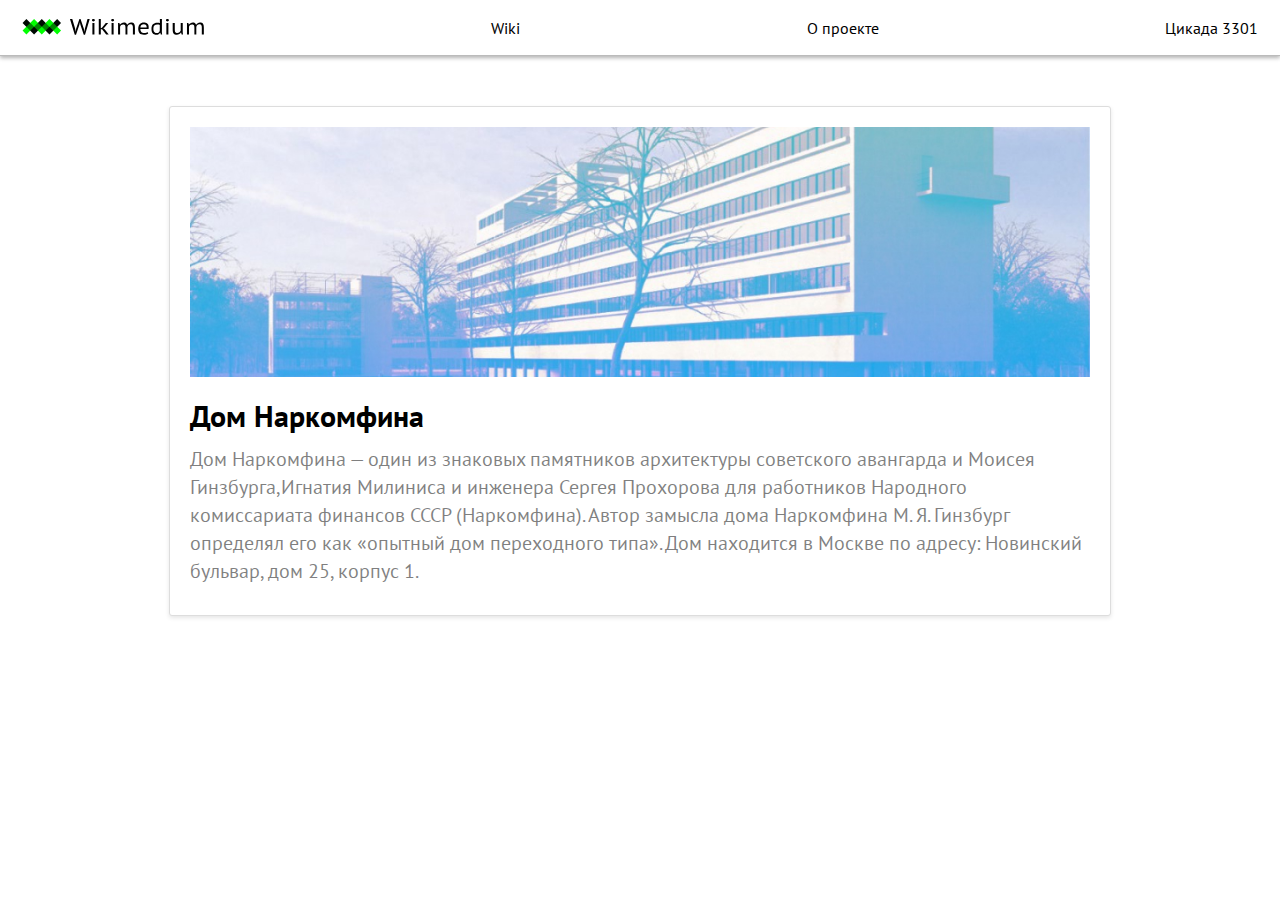
<file: index.html>
<!DOCTYPE html>
<html lang="en" dir="ltr">
  <head>
    <meta charset="utf-8">
    <meta name="viewport" content="width=device-width">
    <title>Главная</title>
    <link rel="stylesheet" href="stylesheets/style.css">
    <link rel="icon" type="image/x-icon" href="images/favicon.ico" />
    <link rel="icon" type="image/png" href="images/favicon.png" />
    <meta property="og:type" content="article">
    <meta property="og:url" content="{page_url}">
    <meta property="og:title" content="Wikimedium">
    <meta property="og:description" content="Проект? обучающий основам html">
    <meta property="og:image" content="{image_url}">
        <script src="javascripts/jquery-3.6.1.js" charset="utf-8"></script>
  </head>
  <body>
    <!-- shapka -->
    <div class="menubar">
    <!-- 1- Текстовые и графические гиперссылки, открывающиеся в текущем окне; -->
    <!-- 5- Показывающую посетителю его текущее положение, выделением фрагмента навигации -->
    <a href="index.html"><img src="images/logo.svg" alt=""></a>
    <a href="wikimedium.html">Wiki</a>
    <a href="about.html">О проекте</a>
    <a href="page.html">Цикада 3301</a>
    </div>
    <div class="index_item">
      <img src="images/narkomfin.jpg" alt="">
      <h1 id="s1">Дом Наркомфина</h1>
      <p>
        Дом Наркомфина — один из знаковых памятников архитектуры советского авангарда и Моисея Гинзбурга,Игнатия Милиниса и инженера Сергея Прохорова для работников Народного комиссариата финансов СССР (Наркомфина). Автор замысла дома Наркомфина М. Я. Гинзбург определял его как «опытный дом переходного типа». Дом находится в Москве по адресу: Новинский бульвар, дом 25, корпус 1.
      </p>
      <a href="wikimedium.html"></a>
    </div>
  </body>
</html>
</file>
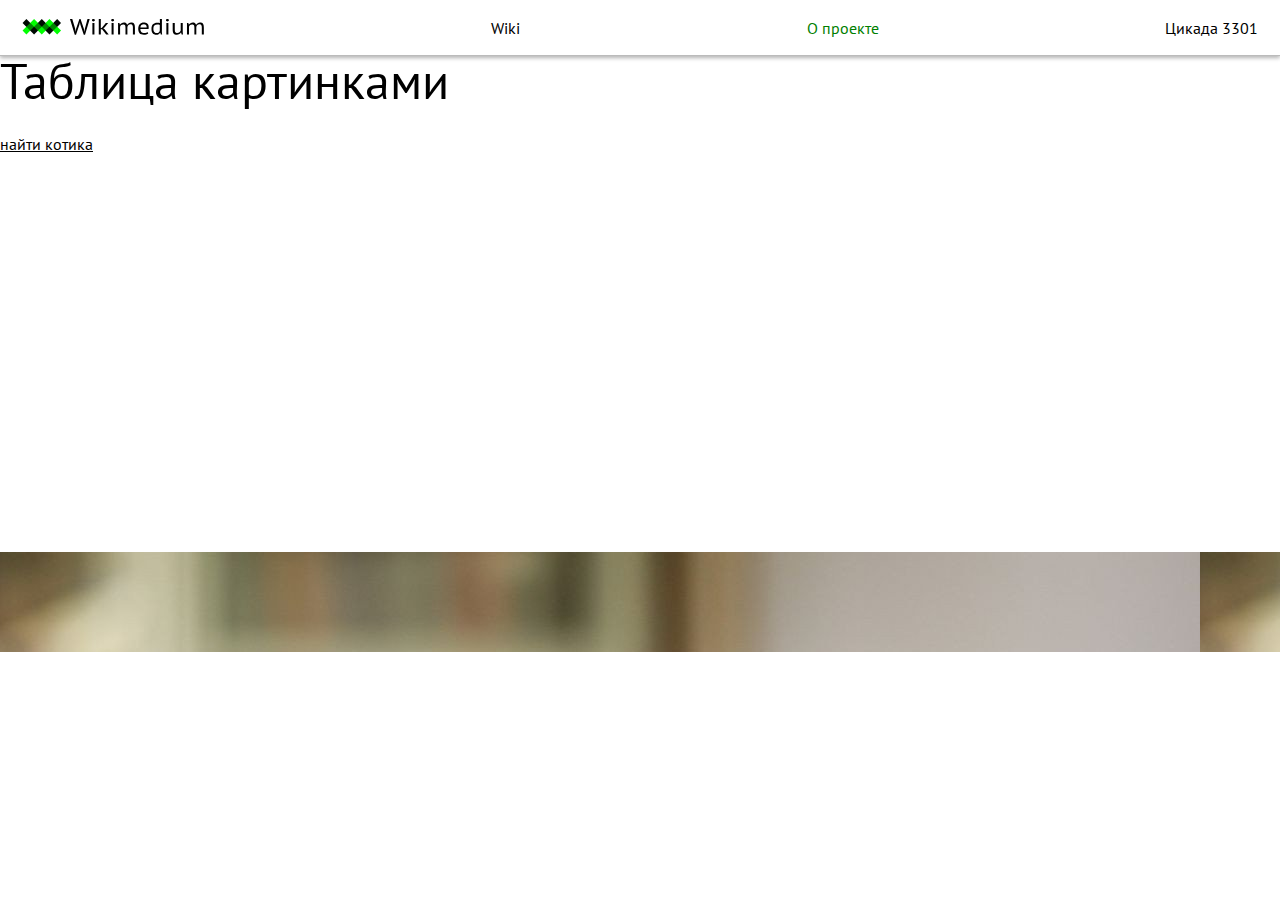
<file: about.html>
<!DOCTYPE html>
<html lang="ru" dir="ltr">
  <head>
    <meta charset="utf-8">
    <meta name="viewport" content="width=device-width">
    <title>О проекте</title>
    <link rel="stylesheet" href="stylesheets/style.css">
    <link rel="icon" type="image/x-icon" href="images/favicon.ico" />
    <link rel="icon" type="image/png" href="images/favicon.png" />
    <script src="javascripts/jquery-3.6.1.js" charset="utf-8"></script>
  </head>
  <body>
    <div class="all_about">
      <!-- shapka -->
      <div class="menubar">
        <a href="index.html"><img src="images/logo.svg" alt=""></a>
        <a href="wikimedium.html">Wiki</a>
        <a id="color-green" href="about.html">О проекте</a>
        <a href="page.html">Цикада 3301</a>
      </div>
    </div>
  </head>
  <body>
    
    <!-- 10- таблица с картинкой внутри  -->
    <h1 class="h-tittle">Таблица картинками</h1>
    <table class="urlo" width="100%"  height="400">
      <tr><a href="https://s0.bloknot-novorossiysk.ru/thumb/850x0xcut/upload/iblock/e84/omyb57mq3bau1kef8z8r9cjxv89x032m/WhatsApp-Image-2023_08_08-at-12.39.20.jpeg">найти котика</a><td>
      <tr><td>
      <tr><td>
      <tr><td>
      <tr><td>
      </td></tr>
      </table>   
    <!-- 10 - картинка внутри ячейки -->   
      <table class="burlo" width="100%"  height="100">
      <tr background="./images/cat.jpeg"><td>
      </td></tr>
      </table>
  </body>
</html>
</file>
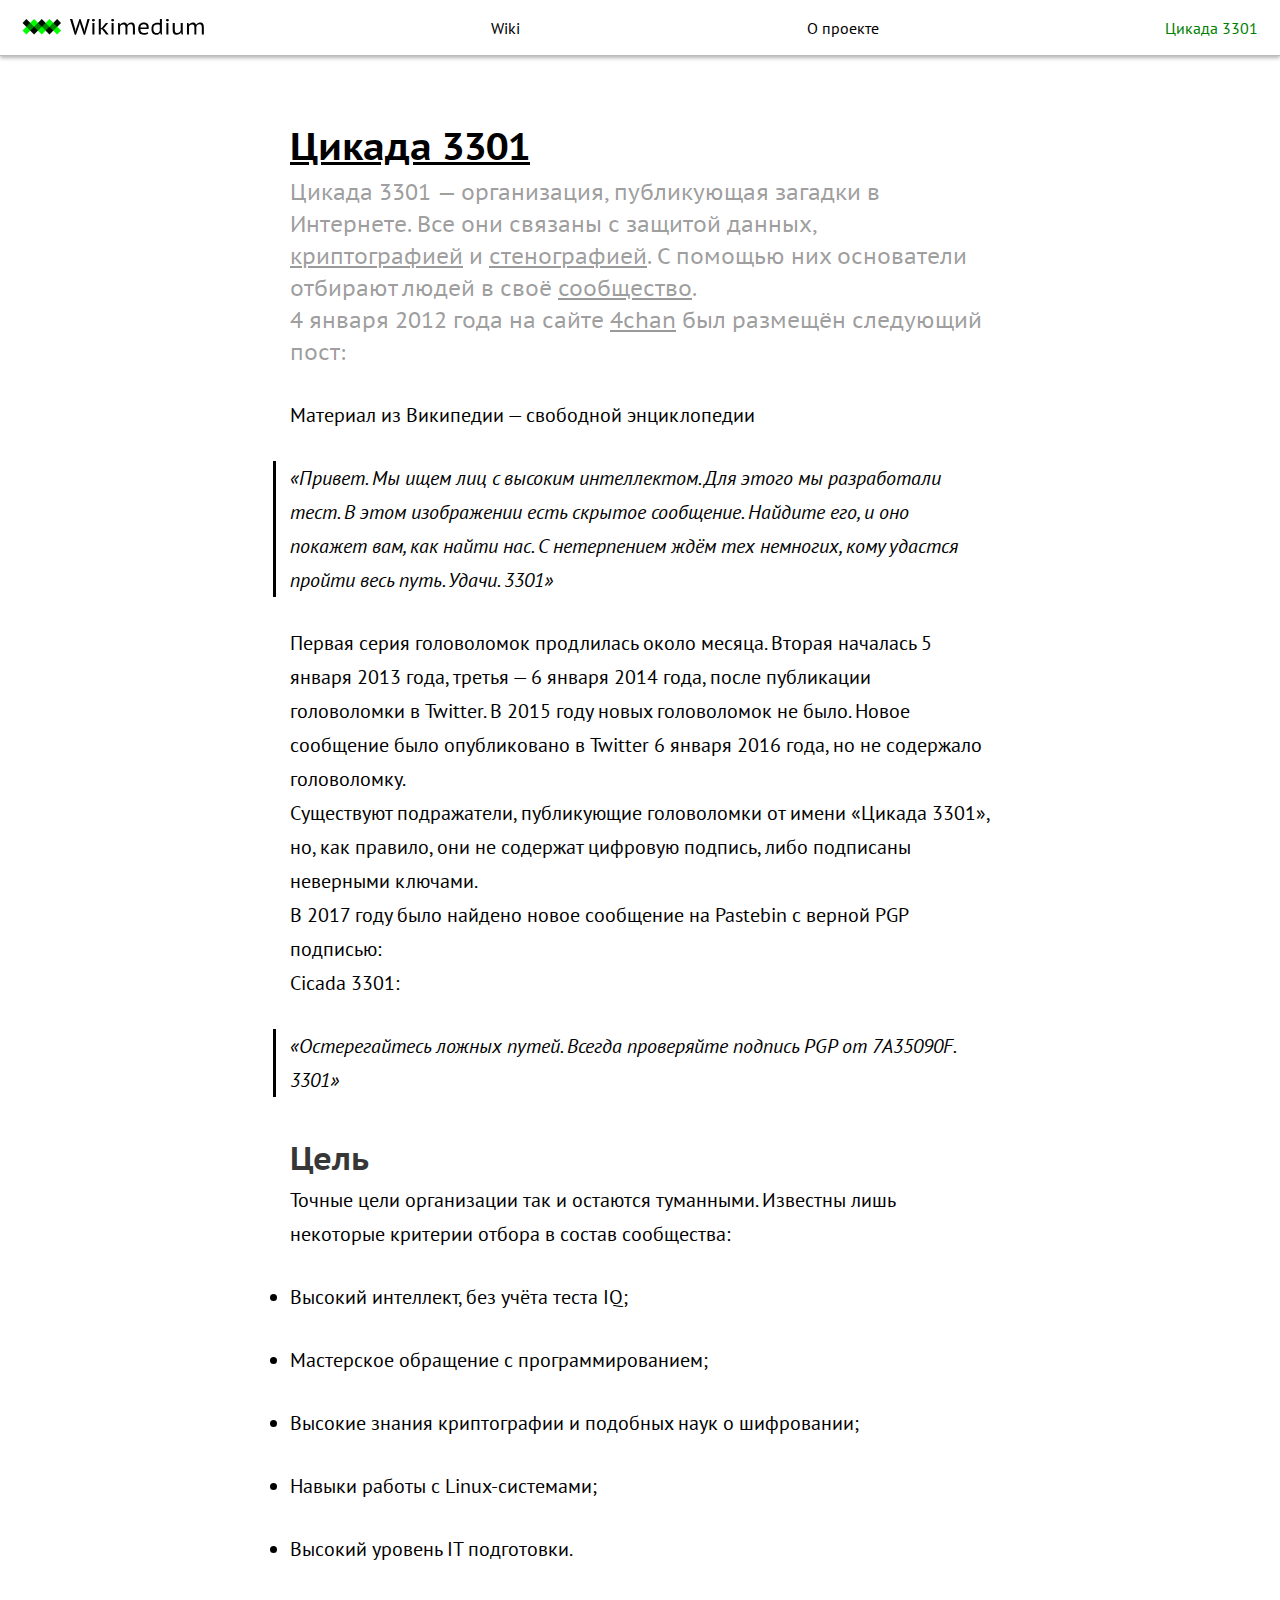
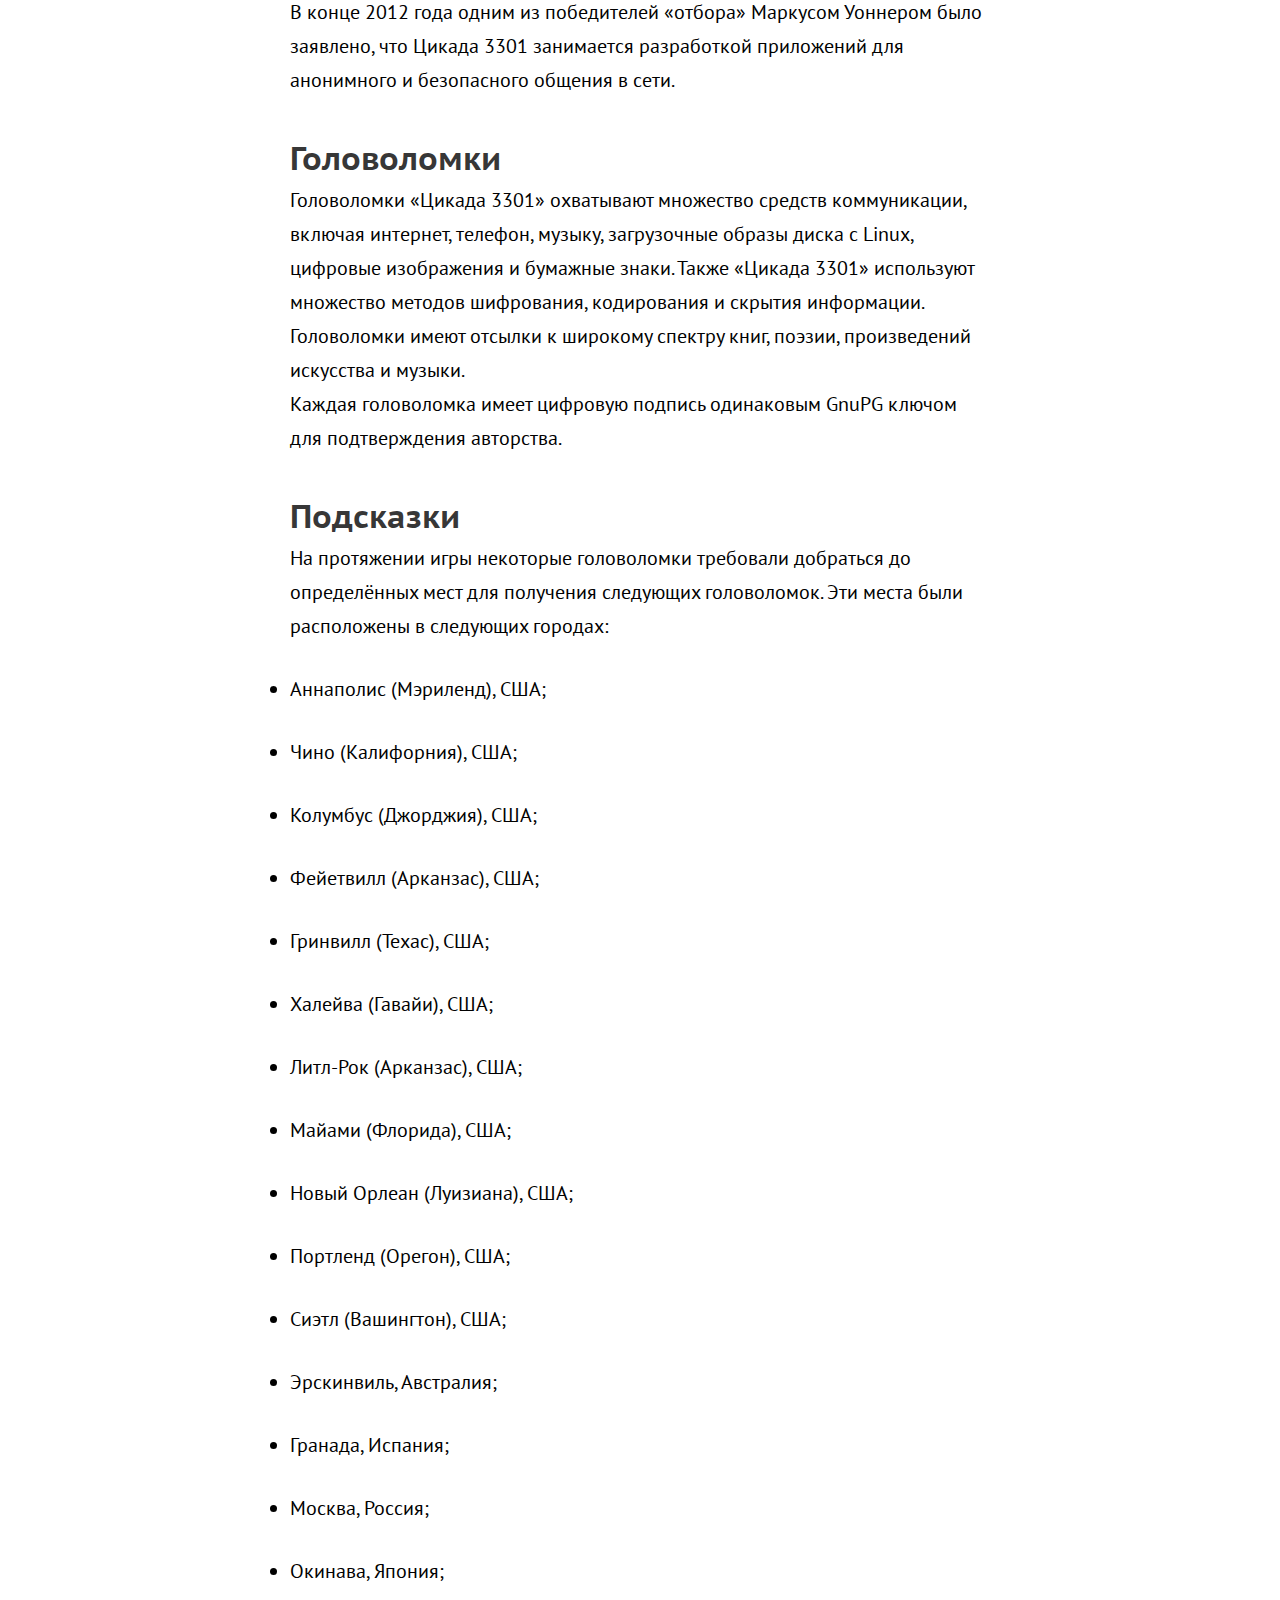
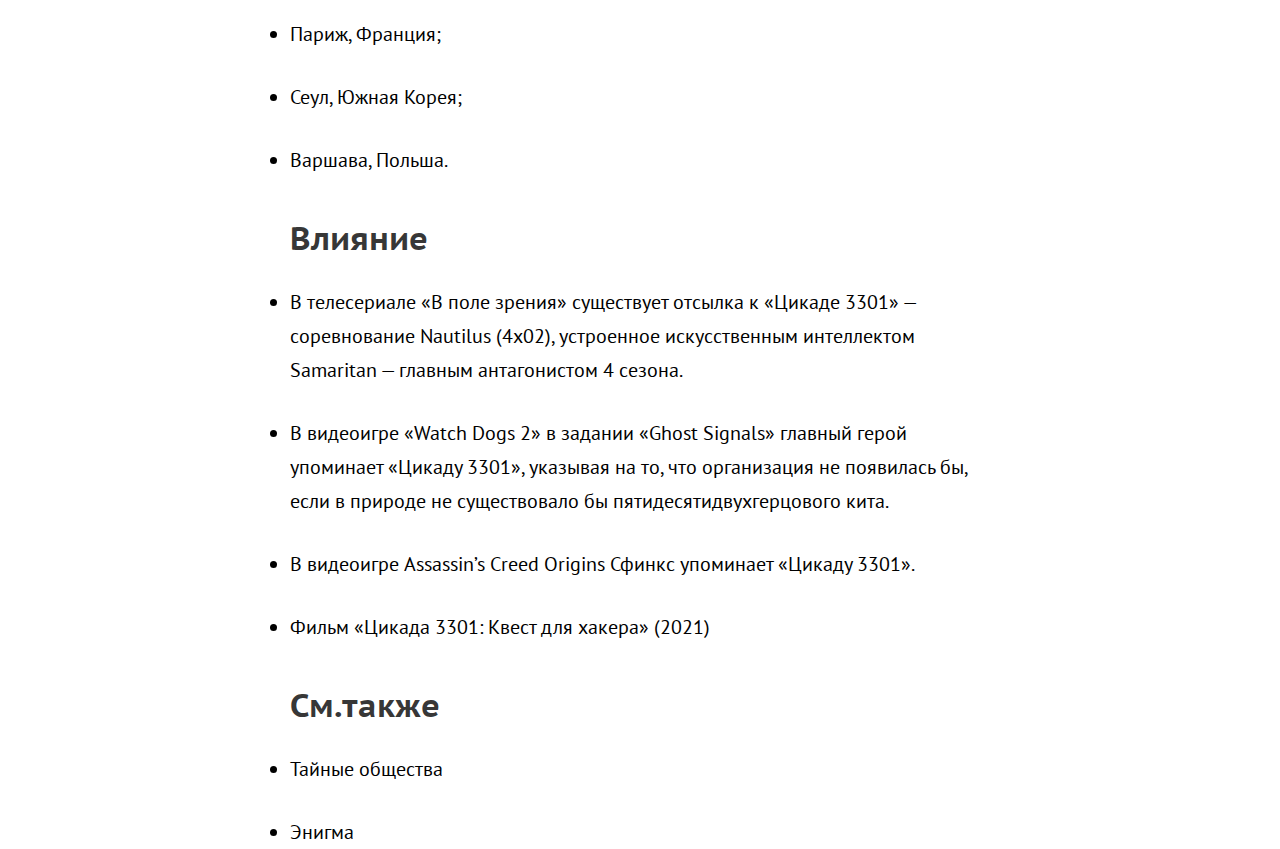
<file: page.html>
<!DOCTYPE html>
<html lang="en" dir="ltr">
  <head>
    <meta charset="utf-8">
    <title>Цикада 3301</title>
    <meta name="viewport" content="width=device-width">
    <link rel="stylesheet" href="stylesheets/style.css">
    <link rel="icon" type="image/x-icon" href="images/favicon.ico" />
    <link rel="icon" type="image/png" href="images/favicon.png" />
        <script src="javascripts/jquery-3.6.1.js" charset="utf-8"></script>
  </head>
  <body>
    <!-- шапка -->
    <!-- 4- Для перехода на начальную страницу Вашей среды, открывающуюся в текущем окне б`раузера -->
    <div class="menubar">
      <a href="index.html"><img src="images/logo.svg" alt=""></a>
      <a href="wikimedium.html">Wiki</a>
      <a href="about.html">О проекте</a>
      <a id="color-green" href="page.html">Цикада 3301</a>
    </div>
    <!-- меню -->
    <nav class="sidebar">
        <ul>
          <!-- 7- нумерованный список  -->
          <!-- 1 - меню -->
          <!-- 2- ссылка на закладку -->
          <!-- 6- Навигацию (раздел 1, раздел 2, к началу ) внутри страницы с использование закладок; -->
          <li><a href="./page.html#first">Цикада 3301</a></li>
          <li><a href="./page.html#1">Цель</a></li>
          <li><a href="./page.html#2">Головоломки</a></li>
          <li><a href="./page.html#3">Подсказки</a></li>
          <li><a href="./page.html#4">Влияние</a></li>
          <li><a href="./page.html#5">См.также</a></li>
        </ul>
      </nav>
          <!-- блок1 -->
      <article>
      <h1><a href="#first" target="_self">Цикада 3301</a></h1>
      <!-- <h1><a href="./page.html#first" target="_self">Цикада 3301</a></h1> -->
      <p>
        <!-- 3- На один или несколько внешних сайтов или страниц внешних сайтов, открывающихся в новом окне браузера; -->
        <strong>Цикада 3301</strong> —  организация, публикующая загадки в Интернете. Все они связаны с защитой данных, <a href="https://ru.wikipedia.org/wiki/%D0%9A%D1%80%D0%B8%D0%BF%D1%82%D0%BE%D0%B3%D1%80%D0%B0%D1%84%D0%B8%D1%8F">криптографией</a> и <a href="https://ru.wikipedia.org/wiki/%D0%A1%D1%82%D0%B5%D0%B3%D0%B0%D0%BD%D0%BE%D0%B3%D1%80%D0%B0%D1%84%D0%B8%D1%8F">стенографией</a>. С помощью них основатели отбирают людей в своё <a href="https://ru.wikipedia.org/wiki/%D0%A1%D0%BE%D0%BE%D0%B1%D1%89%D0%B5%D1%81%D1%82%D0%B2%D0%BE">сообщество</a>. <br> 4 января 2012 года на сайте <a href="https://ru.wikipedia.org/wiki/4chan">4chan</a> был размещён следующий пост:
      </p>
      <p>
        Материал из Википедии — свободной энциклопедии
      </p>
      <blockquote cite="http://">
        «Привет. Мы ищем лиц с высоким интеллектом. Для этого мы разработали тест. В этом изображении есть скрытое сообщение. Найдите его, и оно покажет вам, как найти нас. С нетерпением ждём тех немногих, кому удастся пройти весь путь. Удачи. 3301»
      </blockquote>
      <p id="first"> Первая серия головоломок продлилась около месяца. Вторая началась 5 января 2013 года, третья — 6 января 2014 года, после публикации головоломки в Twitter. В 2015 году новых головоломок не было. Новое сообщение было опубликовано в Twitter 6 января 2016 года, но не содержало головоломкy. <br> Существуют подражатели, публикующие головоломки от имени «Цикада 3301», но, как правило, они не содержат цифровую подпись, либо подписаны неверными ключами. <br> В 2017 году было найдено новое сообщение на Pastebin с верной PGP подписью: <br> Cicada 3301:</p>
      <blockquote cite="http://">
        «Остерегайтесь ложных путей. Всегда проверяйте подпись PGP от 7A35090F. 3301»
      </blockquote>
      <h2 id="1">Цель</h2>
      <p> Точные цели организации так и остаются туманными. Известны лишь некоторые критерии отбора в состав сообщества:</p>
      <ul>
        <li>Высокий интеллект, без учёта теста IQ;</li>
        <li>Мастерское обращение с программированием;</li>
        <li>Высокие знания криптографии и подобных наук о шифровании;</li>
        <li>Навыки работы с Linux-системами;</li>
        <li>Высокий уровень IT подготовки.</li>
      </ul>
      <p> В конце 2012 года одним из победителей «отбора» Маркусом Уоннером было заявлено, что Цикада 3301 занимается разработкой приложений для анонимного и безопасного общения в сети.</p>
      <h2 id="2">Головоломки</h2>
      <p>Головоломки «Цикада 3301» охватывают множество средств коммуникации, включая интернет, телефон, музыку, загрузочные образы диска с Linux, цифровые изображения и бумажные знаки. Также «Цикада 3301» используют множество методов шифрования, кодирования и скрытия информации. Головоломки имеют отсылки к широкому спектру книг, поэзии, произведений искусства и музыки. <br> Каждая головоломка имеет цифровую подпись одинаковым GnuPG ключом для подтверждения авторства.</p>
      <h2 id="3">Подсказки</h2>
      <p>На протяжении игры некоторые головоломки требовали добраться до определённых мест для получения следующих головоломок. Эти места были расположены в следующих городах:</p>
      <ul>
        <li>Аннаполис (Мэриленд), США;</li>
        <li>Чино (Калифорния), США;</li>
        <li>Колумбус (Джорджия), США;</li>
        <li>Фейетвилл (Арканзас), США;</li>
        <li>Гринвилл (Техас), США;</li>
        <li>Халейва (Гавайи), США;</li>
        <li>Литл-Рок (Арканзас), США;</li>
        <li>Майами (Флорида), США;</li>
        <li>Новый Орлеан (Луизиана), США;</li>
        <li>Портленд (Орегон), США;</li>
        <li>Сиэтл (Вашингтон), США;</li>
        <li>Эрскинвиль, Австралия;</li>
        <li>Гранада, Испания;</li>
        <li>Москва, Россия;</li>
        <li>Окинава, Япония;</li>
        <li>Париж, Франция;</li>
        <li>Сеул, Южная Корея;</li>
        <li>Варшава, Польша.</li>
        </ul>
      <h2 id="4">Влияние</h2>
      <ul>
        <li>В телесериале «В поле зрения» существует отсылка к «Цикаде 3301» — соревнование Nautilus (4x02), устроенное искусственным интеллектом Samaritan — главным антагонистом 4 сезона.</li>
        <li>В видеоигре «Watch Dogs 2» в задании «Ghost Signals» главный герой упоминает «Цикаду 3301», указывая на то, что организация не появилась бы, если в природе не существовало бы пятидесятидвухгерцового кита.</li>
        <li>В видеоигре Assassin’s Creed Origins Сфинкс упоминает «Цикаду 3301».</li>
        <li>Фильм «Цикада 3301: Квест для хакера» (2021)</li>
      </ul>
      <h2 id="5">См.также</h2>
      <ul>
        <li>Тайные общества</li>
        <li>Энигма</li>
      </ul>
  </body>
</html>
</file>
<file: stylesheets/style.css>
@import "reset.css";
@import url("https://fonts.googleapis.com/css?family=PT+Sans+Caption:400,700|PT+Sans:400,400i,700,700i&amp;subset=cyrillic");
@import "layout.css";
@import "sidebar.css";
@import "content.css";
@import "menubar.css";
@import "about.css";
@import "index.css";
@import "responsive.css";
</file>
